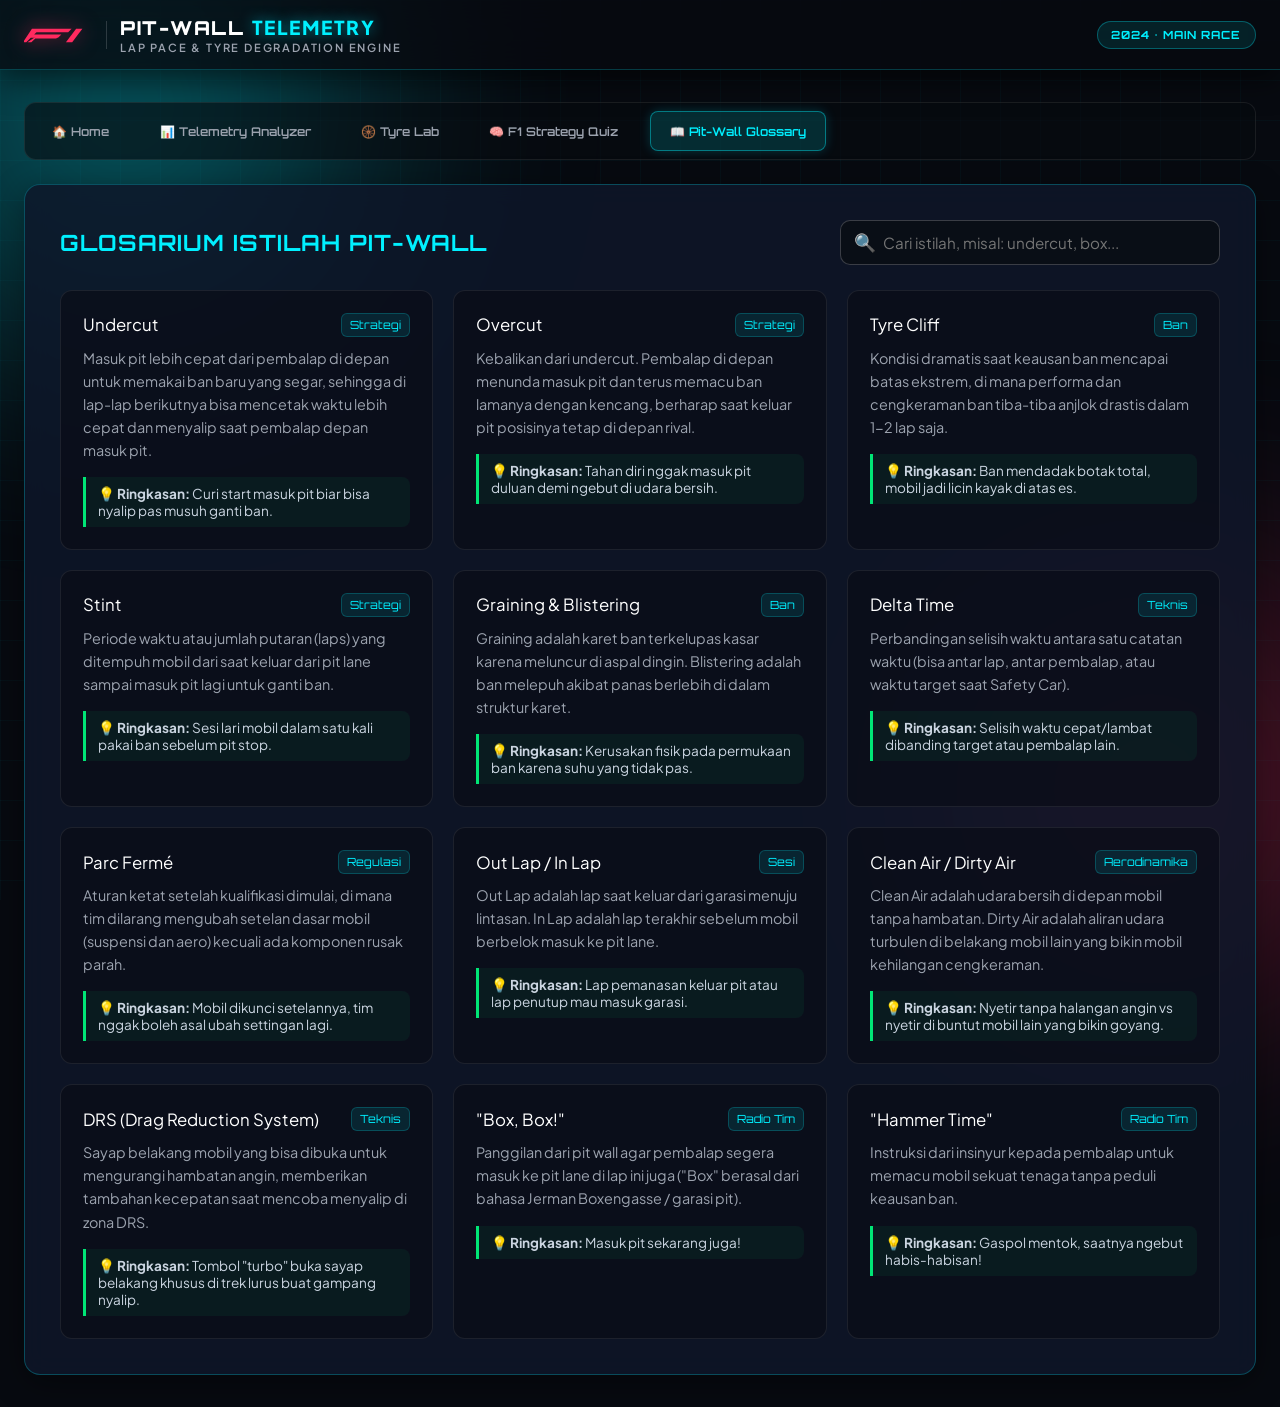
<file: frontend/glossary.html>
<!DOCTYPE html>
<html lang="id">
<head>
    <meta charset="UTF-8">
    <meta name="viewport" content="width=device-width, initial-scale=1.0">
    <title>Formula 1 Pit-Wall Telemetry Engine - Pit-Wall Glossary</title>
    <!-- Google Fonts -->
    <link rel="preconnect" href="https://fonts.googleapis.com">
    <link rel="preconnect" href="https://fonts.gstatic.com" crossorigin>
    <link href="https://fonts.googleapis.com/css2?family=Orbitron:wght@500;700;900&family=Plus+Jakarta+Sans:wght@400;500;600;700&display=swap" rel="stylesheet">
    <link rel="stylesheet" href="css/style.css">
</head>
<body>
    <div class="bg-orb orb-cyan"></div>
    <div class="bg-orb orb-red"></div>
    <div class="bg-grid"></div>

    <!-- Futuristic F1 Command App Bar -->
    <header class="app-bar">
        <div class="app-bar-inner">
            <div class="brand-area">
                <div class="f1-logo-mark" aria-label="F1 Logo">
                    <svg width="68" height="24" viewBox="0 0 120 30" fill="none" xmlns="http://www.w3.org/2000/svg">
                        <path d="M14 4H84L78 10H22L18 14H66L60 20H12L4 28H-2L14 4Z" fill="#ff2a5f"/>
                        <path d="M24 16H62L57 21H20L13 28H6L24 16Z" fill="#ff2a5f"/>
                        <path d="M92 4H103L85 28H74L92 4Z" fill="#ff2a5f"/>
                    </svg>
                </div>
                <div class="brand-divider"></div>
                <div class="brand-text">
                    <div class="brand-title">PIT-WALL <span class="accent-text">TELEMETRY</span></div>
                    <div class="brand-sub">LAP PACE & TYRE DEGRADATION ENGINE</div>
                </div>
            </div>
            <div class="status-cluster">
                <div class="season-pill" id="headerSessionBadge">2024 • MAIN RACE</div>
            </div>
        </div>
    </header>

    <main class="container">
        <!-- Tab Navigasi Menu Utama (Disamakan menggunakan .nav-tabs-bar & button) -->
        <div class="nav-tabs-bar">
            <button class="nav-tab-btn" onclick="window.location.href='index.html?tab=home'">🏠 Home</button>
            <button class="nav-tab-btn" onclick="window.location.href='index.html?tab=telemetry'">📊 Telemetry Analyzer</button>
            <button class="nav-tab-btn" onclick="window.location.href='index.html?tab=tyrelab'">🛞 Tyre Lab</button>
            <button class="nav-tab-btn" onclick="window.location.href='index.html?tab=quiz'">🧠 F1 Strategy Quiz</button>
            <button class="nav-tab-btn active" onclick="window.location.href='glossary.html'">📖 Pit-Wall Glossary</button>
        </div>

        <!-- GLOSSARY SECTION -->
        <section class="glass-panel glossary-card" style="background: rgba(15, 23, 42, 0.85); border: 1px solid rgba(0, 240, 255, 0.25); border-radius: 16px; padding: 35px; backdrop-filter: blur(12px); box-shadow: 0 8px 32px rgba(0, 0, 0, 0.4); display: flex; flex-direction: column; gap: 25px;">
            <div class="glossary-header" style="display: flex; justify-content: space-between; align-items: center; flex-wrap: wrap; gap: 20px;">
                <h2 style="font-family: 'Orbitron', sans-serif; font-size: 1.4rem; color: #00f0ff; letter-spacing: 1px;">GLOSARIUM ISTILAH PIT-WALL</h2>
                <div class="search-box" style="position: relative; width: 100%; max-width: 380px;">
                    <span class="search-icon" style="position: absolute; left: 14px; top: 50%; transform: translateY(-50%); color: #9ca3af; font-size: 1.1rem;">🔍</span>
                    <input type="text" id="glossarySearch" class="search-input" placeholder="Cari istilah, misal: undercut, box..." style="width: 100%; background: rgba(10, 14, 23, 0.95); border: 1px solid rgba(255, 255, 255, 0.2); color: #f3f4f6; padding: 12px 18px 12px 42px; border-radius: 10px; font-family: 'Plus Jakarta Sans', sans-serif; font-size: 0.95rem; outline: none;">
                </div>
            </div>

            <div class="glossary-grid" id="glossaryGrid" style="display: grid; grid-template-columns: repeat(auto-fill, minmax(320px, 1fr)); gap: 20px;">
                <!-- Item 1 -->
                <div class="term-item" data-keywords="undercut pit ban strategi" style="background: rgba(10, 14, 23, 0.7); border: 1px solid rgba(255, 255, 255, 0.08); border-radius: 12px; padding: 22px; display: flex; flex-direction: column; gap: 10px;">
                    <div class="term-title" style="font-family: 'Orbitron', sans-serif; font-size: 1.05rem; color: #fff; display: flex; justify-content: space-between; align-items: center;">
                        <span>Undercut</span>
                        <span class="term-category" style="font-size: 0.7rem; font-family: 'Orbitron', sans-serif; background: rgba(0, 240, 255, 0.1); color: #00f0ff; padding: 4px 8px; border-radius: 6px; border: 1px solid rgba(0, 240, 255, 0.2);">Strategi</span>
                    </div>
                    <div class="term-definition" style="font-size: 0.9rem; color: #9ca3af; line-height: 1.6;">Masuk pit lebih cepat dari pembalap di depan untuk memakai ban baru yang segar, sehingga di lap-lap berikutnya bisa mencetak waktu lebih cepat dan menyalip saat pembalap depan masuk pit.</div>
                    <div class="term-simple" style="background: rgba(0, 230, 118, 0.06); border-left: 3px solid #00e676; padding: 8px 12px; border-radius: 0 8px 8px 0; font-size: 0.85rem; color: #cbd5e1; margin-top: 5px;">💡 <strong>Ringkasan:</strong> Curi start masuk pit biar bisa nyalip pas musuh ganti ban.</div>
                </div>

                <!-- Item 2 -->
                <div class="term-item" data-keywords="overcut pit ban strategi" style="background: rgba(10, 14, 23, 0.7); border: 1px solid rgba(255, 255, 255, 0.08); border-radius: 12px; padding: 22px; display: flex; flex-direction: column; gap: 10px;">
                    <div class="term-title" style="font-family: 'Orbitron', sans-serif; font-size: 1.05rem; color: #fff; display: flex; justify-content: space-between; align-items: center;">
                        <span>Overcut</span>
                        <span class="term-category" style="font-size: 0.7rem; font-family: 'Orbitron', sans-serif; background: rgba(0, 240, 255, 0.1); color: #00f0ff; padding: 4px 8px; border-radius: 6px; border: 1px solid rgba(0, 240, 255, 0.2);">Strategi</span>
                    </div>
                    <div class="term-definition" style="font-size: 0.9rem; color: #9ca3af; line-height: 1.6;">Kebalikan dari undercut. Pembalap di depan menunda masuk pit dan terus memacu ban lamanya dengan kencang, berharap saat keluar pit posisinya tetap di depan rival.</div>
                    <div class="term-simple" style="background: rgba(0, 230, 118, 0.06); border-left: 3px solid #00e676; padding: 8px 12px; border-radius: 0 8px 8px 0; font-size: 0.85rem; color: #cbd5e1; margin-top: 5px;">💡 <strong>Ringkasan:</strong> Tahan diri nggak masuk pit duluan demi ngebut di udara bersih.</div>
                </div>

                <!-- Item 3 -->
                <div class="term-item" data-keywords="tyre cliff ban botak aus" style="background: rgba(10, 14, 23, 0.7); border: 1px solid rgba(255, 255, 255, 0.08); border-radius: 12px; padding: 22px; display: flex; flex-direction: column; gap: 10px;">
                    <div class="term-title" style="font-family: 'Orbitron', sans-serif; font-size: 1.05rem; color: #fff; display: flex; justify-content: space-between; align-items: center;">
                        <span>Tyre Cliff</span>
                        <span class="term-category" style="font-size: 0.7rem; font-family: 'Orbitron', sans-serif; background: rgba(0, 240, 255, 0.1); color: #00f0ff; padding: 4px 8px; border-radius: 6px; border: 1px solid rgba(0, 240, 255, 0.2);">Ban</span>
                    </div>
                    <div class="term-definition" style="font-size: 0.9rem; color: #9ca3af; line-height: 1.6;">Kondisi dramatis saat keausan ban mencapai batas ekstrem, di mana performa dan cengkeraman ban tiba-tiba anjlok drastis dalam 1-2 lap saja.</div>
                    <div class="term-simple" style="background: rgba(0, 230, 118, 0.06); border-left: 3px solid #00e676; padding: 8px 12px; border-radius: 0 8px 8px 0; font-size: 0.85rem; color: #cbd5e1; margin-top: 5px;">💡 <strong>Ringkasan:</strong> Ban mendadak botak total, mobil jadi licin kayak di atas es.</div>
                </div>

                <!-- Item 4 -->
                <div class="term-item" data-keywords="stint pit lap ban" style="background: rgba(10, 14, 23, 0.7); border: 1px solid rgba(255, 255, 255, 0.08); border-radius: 12px; padding: 22px; display: flex; flex-direction: column; gap: 10px;">
                    <div class="term-title" style="font-family: 'Orbitron', sans-serif; font-size: 1.05rem; color: #fff; display: flex; justify-content: space-between; align-items: center;">
                        <span>Stint</span>
                        <span class="term-category" style="font-size: 0.7rem; font-family: 'Orbitron', sans-serif; background: rgba(0, 240, 255, 0.1); color: #00f0ff; padding: 4px 8px; border-radius: 6px; border: 1px solid rgba(0, 240, 255, 0.2);">Strategi</span>
                    </div>
                    <div class="term-definition" style="font-size: 0.9rem; color: #9ca3af; line-height: 1.6;">Periode waktu atau jumlah putaran (laps) yang ditempuh mobil dari saat keluar dari pit lane sampai masuk pit lagi untuk ganti ban.</div>
                    <div class="term-simple" style="background: rgba(0, 230, 118, 0.06); border-left: 3px solid #00e676; padding: 8px 12px; border-radius: 0 8px 8px 0; font-size: 0.85rem; color: #cbd5e1; margin-top: 5px;">💡 <strong>Ringkasan:</strong> Sesi lari mobil dalam satu kali pakai ban sebelum pit stop.</div>
                </div>

                <!-- Item 5 -->
                <div class="term-item" data-keywords="graining blistering ban aus panas" style="background: rgba(10, 14, 23, 0.7); border: 1px solid rgba(255, 255, 255, 0.08); border-radius: 12px; padding: 22px; display: flex; flex-direction: column; gap: 10px;">
                    <div class="term-title" style="font-family: 'Orbitron', sans-serif; font-size: 1.05rem; color: #fff; display: flex; justify-content: space-between; align-items: center;">
                        <span>Graining & Blistering</span>
                        <span class="term-category" style="font-size: 0.7rem; font-family: 'Orbitron', sans-serif; background: rgba(0, 240, 255, 0.1); color: #00f0ff; padding: 4px 8px; border-radius: 6px; border: 1px solid rgba(0, 240, 255, 0.2);">Ban</span>
                    </div>
                    <div class="term-definition" style="font-size: 0.9rem; color: #9ca3af; line-height: 1.6;">Graining adalah karet ban terkelupas kasar karena meluncur di aspal dingin. Blistering adalah ban melepuh akibat panas berlebih di dalam struktur karet.</div>
                    <div class="term-simple" style="background: rgba(0, 230, 118, 0.06); border-left: 3px solid #00e676; padding: 8px 12px; border-radius: 0 8px 8px 0; font-size: 0.85rem; color: #cbd5e1; margin-top: 5px;">💡 <strong>Ringkasan:</strong> Kerusakan fisik pada permukaan ban karena suhu yang tidak pas.</div>
                </div>

                <!-- Item 6 -->
                <div class="term-item" data-keywords="delta time selisih waktu lap" style="background: rgba(10, 14, 23, 0.7); border: 1px solid rgba(255, 255, 255, 0.08); border-radius: 12px; padding: 22px; display: flex; flex-direction: column; gap: 10px;">
                    <div class="term-title" style="font-family: 'Orbitron', sans-serif; font-size: 1.05rem; color: #fff; display: flex; justify-content: space-between; align-items: center;">
                        <span>Delta Time</span>
                        <span class="term-category" style="font-size: 0.7rem; font-family: 'Orbitron', sans-serif; background: rgba(0, 240, 255, 0.1); color: #00f0ff; padding: 4px 8px; border-radius: 6px; border: 1px solid rgba(0, 240, 255, 0.2);">Teknis</span>
                    </div>
                    <div class="term-definition" style="font-size: 0.9rem; color: #9ca3af; line-height: 1.6;">Perbandingan selisih waktu antara satu catatan waktu (bisa antar lap, antar pembalap, atau waktu target saat Safety Car).</div>
                    <div class="term-simple" style="background: rgba(0, 230, 118, 0.06); border-left: 3px solid #00e676; padding: 8px 12px; border-radius: 0 8px 8px 0; font-size: 0.85rem; color: #cbd5e1; margin-top: 5px;">💡 <strong>Ringkasan:</strong> Selisih waktu cepat/lambat dibanding target atau pembalap lain.</div>
                </div>

                <!-- Item 7 -->
                <div class="term-item" data-keywords="parc ferme aturan regulasi mobil" style="background: rgba(10, 14, 23, 0.7); border: 1px solid rgba(255, 255, 255, 0.08); border-radius: 12px; padding: 22px; display: flex; flex-direction: column; gap: 10px;">
                    <div class="term-title" style="font-family: 'Orbitron', sans-serif; font-size: 1.05rem; color: #fff; display: flex; justify-content: space-between; align-items: center;">
                        <span>Parc Fermé</span>
                        <span class="term-category" style="font-size: 0.7rem; font-family: 'Orbitron', sans-serif; background: rgba(0, 240, 255, 0.1); color: #00f0ff; padding: 4px 8px; border-radius: 6px; border: 1px solid rgba(0, 240, 255, 0.2);">Regulasi</span>
                    </div>
                    <div class="term-definition" style="font-size: 0.9rem; color: #9ca3af; line-height: 1.6;">Aturan ketat setelah kualifikasi dimulai, di mana tim dilarang mengubah setelan dasar mobil (suspensi dan aero) kecuali ada komponen rusak parah.</div>
                    <div class="term-simple" style="background: rgba(0, 230, 118, 0.06); border-left: 3px solid #00e676; padding: 8px 12px; border-radius: 0 8px 8px 0; font-size: 0.85rem; color: #cbd5e1; margin-top: 5px;">💡 <strong>Ringkasan:</strong> Mobil dikunci setelannya, tim nggak boleh asal ubah settingan lagi.</div>
                </div>

                <!-- Item 8 -->
                <div class="term-item" data-keywords="out lap in lap pit lane" style="background: rgba(10, 14, 23, 0.7); border: 1px solid rgba(255, 255, 255, 0.08); border-radius: 12px; padding: 22px; display: flex; flex-direction: column; gap: 10px;">
                    <div class="term-title" style="font-family: 'Orbitron', sans-serif; font-size: 1.05rem; color: #fff; display: flex; justify-content: space-between; align-items: center;">
                        <span>Out Lap / In Lap</span>
                        <span class="term-category" style="font-size: 0.7rem; font-family: 'Orbitron', sans-serif; background: rgba(0, 240, 255, 0.1); color: #00f0ff; padding: 4px 8px; border-radius: 6px; border: 1px solid rgba(0, 240, 255, 0.2);">Sesi</span>
                    </div>
                    <div class="term-definition" style="font-size: 0.9rem; color: #9ca3af; line-height: 1.6;">Out Lap adalah lap saat keluar dari garasi menuju lintasan. In Lap adalah lap terakhir sebelum mobil berbelok masuk ke pit lane.</div>
                    <div class="term-simple" style="background: rgba(0, 230, 118, 0.06); border-left: 3px solid #00e676; padding: 8px 12px; border-radius: 0 8px 8px 0; font-size: 0.85rem; color: #cbd5e1; margin-top: 5px;">💡 <strong>Ringkasan:</strong> Lap pemanasan keluar pit atau lap penutup mau masuk garasi.</div>
                </div>

                <!-- Item 9 -->
                <div class="term-item" data-keywords="clean air dirty air turbulensi angin" style="background: rgba(10, 14, 23, 0.7); border: 1px solid rgba(255, 255, 255, 0.08); border-radius: 12px; padding: 22px; display: flex; flex-direction: column; gap: 10px;">
                    <div class="term-title" style="font-family: 'Orbitron', sans-serif; font-size: 1.05rem; color: #fff; display: flex; justify-content: space-between; align-items: center;">
                        <span>Clean Air / Dirty Air</span>
                        <span class="term-category" style="font-size: 0.7rem; font-family: 'Orbitron', sans-serif; background: rgba(0, 240, 255, 0.1); color: #00f0ff; padding: 4px 8px; border-radius: 6px; border: 1px solid rgba(0, 240, 255, 0.2);">Aerodinamika</span>
                    </div>
                    <div class="term-definition" style="font-size: 0.9rem; color: #9ca3af; line-height: 1.6;">Clean Air adalah udara bersih di depan mobil tanpa hambatan. Dirty Air adalah aliran udara turbulen di belakang mobil lain yang bikin mobil kehilangan cengkeraman.</div>
                    <div class="term-simple" style="background: rgba(0, 230, 118, 0.06); border-left: 3px solid #00e676; padding: 8px 12px; border-radius: 0 8px 8px 0; font-size: 0.85rem; color: #cbd5e1; margin-top: 5px;">💡 <strong>Ringkasan:</strong> Nyetir tanpa halangan angin vs nyetir di buntut mobil lain yang bikin goyang.</div>
                </div>

                <!-- Item 10 -->
                <div class="term-item" data-keywords="drs sayap salip lurus" style="background: rgba(10, 14, 23, 0.7); border: 1px solid rgba(255, 255, 255, 0.08); border-radius: 12px; padding: 22px; display: flex; flex-direction: column; gap: 10px;">
                    <div class="term-title" style="font-family: 'Orbitron', sans-serif; font-size: 1.05rem; color: #fff; display: flex; justify-content: space-between; align-items: center;">
                        <span>DRS (Drag Reduction System)</span>
                        <span class="term-category" style="font-size: 0.7rem; font-family: 'Orbitron', sans-serif; background: rgba(0, 240, 255, 0.1); color: #00f0ff; padding: 4px 8px; border-radius: 6px; border: 1px solid rgba(0, 240, 255, 0.2);">Teknis</span>
                    </div>
                    <div class="term-definition" style="font-size: 0.9rem; color: #9ca3af; line-height: 1.6;">Sayap belakang mobil yang bisa dibuka untuk mengurangi hambatan angin, memberikan tambahan kecepatan saat mencoba menyalip di zona DRS.</div>
                    <div class="term-simple" style="background: rgba(0, 230, 118, 0.06); border-left: 3px solid #00e676; padding: 8px 12px; border-radius: 0 8px 8px 0; font-size: 0.85rem; color: #cbd5e1; margin-top: 5px;">💡 <strong>Ringkasan:</strong> Tombol "turbo" buka sayap belakang khusus di trek lurus buat gampang nyalip.</div>
                </div>

                <!-- Item 11 -->
                <div class="term-item" data-keywords="box box radio pit" style="background: rgba(10, 14, 23, 0.7); border: 1px solid rgba(255, 255, 255, 0.08); border-radius: 12px; padding: 22px; display: flex; flex-direction: column; gap: 10px;">
                    <div class="term-title" style="font-family: 'Orbitron', sans-serif; font-size: 1.05rem; color: #fff; display: flex; justify-content: space-between; align-items: center;">
                        <span>"Box, Box!"</span>
                        <span class="term-category" style="font-size: 0.7rem; font-family: 'Orbitron', sans-serif; background: rgba(0, 240, 255, 0.1); color: #00f0ff; padding: 4px 8px; border-radius: 6px; border: 1px solid rgba(0, 240, 255, 0.2);">Radio Tim</span>
                    </div>
                    <div class="term-definition" style="font-size: 0.9rem; color: #9ca3af; line-height: 1.6;">Panggilan dari pit wall agar pembalap segera masuk ke pit lane di lap ini juga ("Box" berasal dari bahasa Jerman Boxengasse / garasi pit).</div>
                    <div class="term-simple" style="background: rgba(0, 230, 118, 0.06); border-left: 3px solid #00e676; padding: 8px 12px; border-radius: 0 8px 8px 0; font-size: 0.85rem; color: #cbd5e1; margin-top: 5px;">💡 <strong>Ringkasan:</strong> Masuk pit sekarang juga!</div>
                </div>

                <!-- Item 12 -->
                <div class="term-item" data-keywords="hammer time radio push" style="background: rgba(10, 14, 23, 0.7); border: 1px solid rgba(255, 255, 255, 0.08); border-radius: 12px; padding: 22px; display: flex; flex-direction: column; gap: 10px;">
                    <div class="term-title" style="font-family: 'Orbitron', sans-serif; font-size: 1.05rem; color: #fff; display: flex; justify-content: space-between; align-items: center;">
                        <span>"Hammer Time"</span>
                        <span class="term-category" style="font-size: 0.7rem; font-family: 'Orbitron', sans-serif; background: rgba(0, 240, 255, 0.1); color: #00f0ff; padding: 4px 8px; border-radius: 6px; border: 1px solid rgba(0, 240, 255, 0.2);">Radio Tim</span>
                    </div>
                    <div class="term-definition" style="font-size: 0.9rem; color: #9ca3af; line-height: 1.6;">Instruksi dari insinyur kepada pembalap untuk memacu mobil sekuat tenaga tanpa peduli keausan ban.</div>
                    <div class="term-simple" style="background: rgba(0, 230, 118, 0.06); border-left: 3px solid #00e676; padding: 8px 12px; border-radius: 0 8px 8px 0; font-size: 0.85rem; color: #cbd5e1; margin-top: 5px;">💡 <strong>Ringkasan:</strong> Gaspol mentok, saatnya ngebut habis-habisan!</div>
                </div>
            </div>

            <div id="noResults" class="no-results" style="grid-column: 1 / -1; text-align: center; padding: 40px; color: #9ca3af; font-family: 'Orbitron', sans-serif; display: none;">
                ❌ Tidak ada istilah yang cocok dengan pencarianmu.
            </div>
        </section>
    </div>

    <!-- Live Search JavaScript -->
    <!-- Live Search JavaScript dengan Toleransi Kata -->
    <script>
        const searchInput = document.getElementById('glossarySearch');
        const termItems = document.querySelectorAll('.term-item');
        const noResults = document.getElementById('noResults');

        searchInput.addEventListener('input', (e) => {
            const query = e.target.value.toLowerCase().trim();
            const searchWords = query.split(/\s+/); // Pecah kata jika mengetik lebih dari satu kata
            let visibleCount = 0;

            termItems.forEach(item => {
                const title = item.querySelector('.term-title span').textContent.toLowerCase();
                const definition = item.querySelector('.term-definition').textContent.toLowerCase();
                const simple = item.querySelector('.term-simple').textContent.toLowerCase();
                const keywords = item.getAttribute('data-keywords') || '';
                
                const fullText = `${title} ${definition} ${simple} ${keywords}`;

                // Cek apakah semua kata yang diketik ada di dalam teks kartu
                const isMatch = searchWords.every(word => fullText.includes(word));

                if (query === '' || isMatch) {
                    item.style.display = 'flex';
                    visibleCount++;
                } else {
                    item.style.display = 'none';
                }
            });

            if (visibleCount === 0) {
                noResults.style.display = 'block';
            } else {
                noResults.style.display = 'none';
            }
        });
    </script>
</body>
</html>
</file>
<file: frontend/css/style.css>
:root {
    --bg-dark: #070a10;
    --glass-bg: rgba(17, 24, 39, 0.55);
    --glass-border: rgba(255, 255, 255, 0.1);
    --glass-highlight: rgba(255, 255, 255, 0.05);
    --neon-cyan: #00f0ff;
    --neon-red: #ff2a5f;
    --text-main: #f3f4f6;
    --text-muted: #9ca3af;
}

* {
    box-sizing: border-box;
    margin: 0;
    padding: 0;
    font-family: 'Plus Jakarta Sans', sans-serif;
}

body {
    background-color: var(--bg-dark);
    color: var(--text-main);
    min-height: 100vh;
    position: relative;
    overflow-x: hidden;
}

/* Futuristic Background Grid & Ambient Orbs */
.bg-grid {
    position: fixed;
    inset: 0;
    background-image: 
        linear-gradient(rgba(0, 240, 255, 0.03) 1px, transparent 1px),
        linear-gradient(90deg, rgba(0, 240, 255, 0.03) 1px, transparent 1px);
    background-size: 40px 40px;
    z-index: -2;
    pointer-events: none;
}

.bg-orb {
    position: fixed;
    border-radius: 50%;
    filter: blur(130px);
    z-index: -1;
    opacity: 0.35;
    pointer-events: none;
}

.orb-cyan {
    width: 450px;
    height: 450px;
    background: var(--neon-cyan);
    top: -120px;
    left: -100px;
}

.orb-red {
    width: 420px;
    height: 420px;
    background: var(--neon-red);
    bottom: -100px;
    right: -80px;
}

/* Header Glass */
/* Futuristic Pit-Wall App Bar */
.app-bar {
    position: sticky;
    top: 0;
    z-index: 200;
    background: rgba(7, 10, 16, 0.78);
    backdrop-filter: blur(22px);
    -webkit-backdrop-filter: blur(22px);
    border-bottom: 1px solid rgba(0, 240, 255, 0.22);
    box-shadow: 0 8px 32px rgba(0, 0, 0, 0.6);
}

.f1-logo-mark {
    display: flex;
    align-items: center;
    filter: drop-shadow(0 0 10px rgba(255, 42, 95, 0.55));
}

.brand-divider {
    width: 1px;
    height: 28px;
    background: rgba(255, 255, 255, 0.16);
}

.api-link-btn {
    text-decoration: none;
    display: inline-flex;
    align-items: center;
    background: rgba(255, 255, 255, 0.06);
    border: 1px solid rgba(255, 255, 255, 0.18);
    color: #e5e7eb;
    font-family: 'Orbitron', sans-serif;
    font-size: 0.68rem;
    font-weight: 700;
    letter-spacing: 1px;
    padding: 0.42rem 0.85rem;
    border-radius: 20px;
    transition: all 0.2s ease;
}

.api-link-btn:hover {
    background: rgba(0, 240, 255, 0.15);
    border-color: var(--neon-cyan);
    color: var(--neon-cyan);
    box-shadow: 0 0 14px rgba(0, 240, 255, 0.3);
}

.app-bar-inner {
    max-width: 1320px;
    margin: 0 auto;
    padding: 0.95rem 1.5rem;
    display: flex;
    justify-content: space-between;
    align-items: center;
    flex-wrap: wrap;
    gap: 1rem;
}

.brand-area {
    display: flex;
    align-items: center;
    gap: 0.85rem;
}

.brand-logo {
    display: flex;
    align-items: center;
    justify-content: center;
    filter: drop-shadow(0 0 8px rgba(0, 240, 255, 0.4));
}

.brand-title {
    font-family: 'Orbitron', sans-serif;
    font-size: 1.2rem;
    font-weight: 900;
    letter-spacing: 1.5px;
    color: #ffffff;
}

.accent-text {
    color: var(--neon-cyan);
    text-shadow: 0 0 14px rgba(0, 240, 255, 0.55);
}

.brand-sub {
    font-size: 0.7rem;
    letter-spacing: 1.8px;
    color: var(--text-muted);
    font-weight: 600;
}

.status-cluster {
    display: flex;
    align-items: center;
    gap: 0.75rem;
}

.status-pill {
    display: flex;
    align-items: center;
    gap: 0.45rem;
    background: rgba(0, 230, 118, 0.1);
    border: 1px solid rgba(0, 230, 118, 0.35);
    color: #00e676;
    font-family: 'Orbitron', sans-serif;
    font-size: 0.68rem;
    font-weight: 700;
    letter-spacing: 1px;
    padding: 0.38rem 0.8rem;
    border-radius: 20px;
}

.pulse-dot {
    width: 7px;
    height: 7px;
    border-radius: 50%;
    background-color: #00e676;
    box-shadow: 0 0 8px #00e676;
    animation: pulseGlow 1.5s infinite;
}

@keyframes pulseGlow {
    0%, 100% { opacity: 1; transform: scale(1); }
    50% { opacity: 0.4; transform: scale(0.8); }
}

.season-pill {
    background: rgba(0, 240, 255, 0.1);
    border: 1px solid rgba(0, 240, 255, 0.3);
    color: var(--neon-cyan);
    font-family: 'Orbitron', sans-serif;
    font-size: 0.7rem;
    font-weight: 700;
    letter-spacing: 1px;
    padding: 0.38rem 0.85rem;
    border-radius: 20px;
}

.container {
    max-width: 1320px;
    margin: 2rem auto;
    padding: 0 1.5rem;
}

/* Glass Panel Core */
.glass-panel {
    background: var(--glass-bg);
    backdrop-filter: blur(18px);
    -webkit-backdrop-filter: blur(18px);
    border: 1px solid var(--glass-border);
    box-shadow: 0 8px 32px rgba(0, 0, 0, 0.45), inset 0 1px 0 var(--glass-highlight);
    border-radius: 16px;
    padding: 1.5rem;
    margin-bottom: 1.8rem;
}

/* Control Panel Grid */
.control-panel {
    display: grid;
    grid-template-columns: repeat(auto-fit, minmax(175px, 1fr));
    gap: 1rem;
    align-items: end;
}

.form-group {
    display: flex;
    flex-direction: column;
    gap: 0.45rem;
}

label {
    font-family: 'Orbitron', sans-serif;
    font-size: 0.72rem;
    letter-spacing: 1px;
    color: var(--neon-cyan);
    font-weight: 700;
}

select {
    padding: 0.72rem 0.9rem;
    border-radius: 10px;
    border: 1px solid rgba(255, 255, 255, 0.14);
    background-color: rgba(11, 15, 25, 0.85);
    color: #ffffff;
    font-size: 0.9rem;
    outline: none;
    transition: border-color 0.2s, box-shadow 0.2s;
    cursor: pointer;
}

select:focus:not(:disabled) {
    border-color: var(--neon-cyan);
    box-shadow: 0 0 12px rgba(0, 240, 255, 0.25);
}

select:disabled {
    opacity: 0.5;
    cursor: not-allowed;
}

.glow-btn {
    padding: 0.75rem 1.2rem;
    border-radius: 10px;
    border: none;
    background: linear-gradient(135deg, #00f0ff 0%, #0099ff 100%);
    color: #05080f;
    font-family: 'Orbitron', sans-serif;
    font-weight: 800;
    font-size: 0.82rem;
    letter-spacing: 0.8px;
    cursor: pointer;
    box-shadow: 0 0 20px rgba(0, 240, 255, 0.35);
    transition: transform 0.15s, box-shadow 0.2s;
}

.glow-btn:hover:not(:disabled) {
    transform: translateY(-2px);
    box-shadow: 0 0 28px rgba(0, 240, 255, 0.65);
}

.glow-btn:disabled {
    background: rgba(255, 255, 255, 0.1);
    color: var(--text-muted);
    box-shadow: none;
    cursor: not-allowed;
}

.hidden {
    display: none !important;
}

/* Card Headers & Tables */
.card-header {
    display: flex;
    justify-content: space-between;
    align-items: center;
    flex-wrap: wrap;
    gap: 0.5rem;
    margin-bottom: 1.2rem;
    padding-bottom: 0.8rem;
    border-bottom: 1px solid var(--glass-border);
}

.card-header h2 {
    font-family: 'Orbitron', sans-serif;
    font-size: 1.05rem;
    letter-spacing: 1px;
}

.unit-tag {
    color: var(--neon-cyan);
    font-size: 0.85rem;
}

.filter-info {
    font-size: 0.78rem;
    color: var(--text-muted);
    background: rgba(255, 255, 255, 0.05);
    padding: 0.25rem 0.7rem;
    border-radius: 6px;
}

/* Layout Hasil Analisis: Grafik Kiri (62%) + Detail Driver Kanan (38%) */
.results-layout {
    display: grid;
    grid-template-columns: 1.65fr 1fr;
    gap: 1.5rem;
    align-items: start;
}

.chart-card {
    margin-bottom: 0;
    height: 100%;
    display: flex;
    flex-direction: column;
}

.chart-wrapper {
    position: relative;
    width: 100%;
    flex: 1;
    min-height: 460px;
}

.drivers-sidebar {
    display: flex;
    flex-direction: column;
    gap: 1.2rem;
}

.driver-detail-card {
    margin-bottom: 0;
    padding: 1.2rem;
}

.driver-card-top {
    display: flex;
    align-items: center;
    gap: 0.85rem;
    padding-left: 0.8rem;
    margin-bottom: 0.9rem;
}

.res-avatar {
    width: 48px;
    height: 48px;
    border-radius: 50%;
    object-fit: cover;
    object-position: top;
    background: rgba(11, 15, 25, 0.9);
    flex-shrink: 0;
}

.cyan-border { border-left: 4px solid var(--neon-cyan); }
.red-border { border-left: 4px solid var(--neon-red); }

.driver-tag {
    font-family: 'Orbitron', sans-serif;
    font-size: 0.65rem;
    letter-spacing: 1.2px;
    font-weight: 700;
    display: block;
}

.cyan-tag { color: var(--neon-cyan); }
.red-tag { color: var(--neon-red); }

.driver-card-top h3 {
    font-family: 'Orbitron', sans-serif;
    font-size: 0.98rem;
    color: #ffffff;
    margin: 0.1rem 0;
}

.res-team-name {
    font-size: 0.78rem;
    color: var(--text-muted);
    font-weight: 600;
}

@media (max-width: 1080px) {
    .results-layout {
        grid-template-columns: 1fr;
    }
    .chart-wrapper {
        min-height: 360px;
    }
}

.driver-card-header {
    padding-left: 0.9rem;
    margin-bottom: 1rem;
}

.cyan-border { border-left: 4px solid var(--neon-cyan); }
.red-border { border-left: 4px solid var(--neon-red); }

.driver-tag {
    font-family: 'Orbitron', sans-serif;
    font-size: 0.68rem;
    letter-spacing: 1.2px;
    font-weight: 700;
}

.cyan-tag { color: var(--neon-cyan); }
.red-tag { color: var(--neon-red); }

.driver-card-header h3 {
    font-size: 1.1rem;
    margin-top: 0.15rem;
}

.table-responsive {
    overflow-x: auto;
}

table {
    width: 100%;
    border-collapse: collapse;
    font-size: 0.88rem;
}

th {
    font-family: 'Orbitron', sans-serif;
    font-size: 0.72rem;
    letter-spacing: 0.8px;
    color: var(--text-muted);
    padding: 0.75rem 0.6rem;
    text-align: left;
    border-bottom: 1px solid rgba(255, 255, 255, 0.12);
}

td {
    padding: 0.8rem 0.6rem;
    border-bottom: 1px solid rgba(255, 255, 255, 0.06);
}

tr:hover td {
    background-color: rgba(255, 255, 255, 0.03);
}

.badge {
    padding: 0.25rem 0.55rem;
    border-radius: 6px;
    font-family: 'Orbitron', sans-serif;
    font-size: 0.7rem;
    font-weight: 700;
    color: #000;
}

.badge-SOFT { background-color: #ff2a5f; color: #fff; box-shadow: 0 0 10px rgba(255, 42, 95, 0.4); }
.badge-MEDIUM { background-color: #ffd000; box-shadow: 0 0 10px rgba(255, 208, 0, 0.35); }
.badge-HARD { background-color: #f3f4f6; }
.badge-INTERMEDIATE { background-color: #00e676; color: #05080f; }
.badge-WET { background-color: #0099ff; color: #fff; }

/* Animasi F1 Race Start Loader */
.race-loader {
    padding: 2.2rem 1.5rem;
    text-align: center;
    overflow: hidden;
}

.gantry-lights {
    display: inline-flex;
    gap: 16px;
    background: rgba(7, 10, 16, 0.85);
    padding: 12px 24px;
    border-radius: 12px;
    border: 1px solid rgba(255, 255, 255, 0.15);
    margin-bottom: 1.8rem;
}

.light-pod {
    width: 28px;
    height: 28px;
    background-color: #161b26;
    border-radius: 50%;
    display: flex;
    align-items: center;
    justify-content: center;
}

.bulb {
    width: 22px;
    height: 22px;
    border-radius: 50%;
    background-color: #262e3d;
    transition: background-color 0.15s, box-shadow 0.15s;
}

.bulb.red-on {
    background-color: #ff2a2a;
    box-shadow: 0 0 16px #ff2a2a, 0 0 32px rgba(255, 42, 42, 0.7);
}

.bulb.green-on {
    background-color: #00e676;
    box-shadow: 0 0 16px #00e676, 0 0 32px rgba(0, 230, 118, 0.8);
}

.race-track {
    position: relative;
    height: 66px;
    background: rgba(7, 10, 16, 0.65);
    border-top: 1px dashed rgba(0, 240, 255, 0.3);
    border-bottom: 1px dashed rgba(0, 240, 255, 0.3);
    display: flex;
    align-items: center;
    margin-bottom: 1.1rem;
    border-radius: 8px;
}

.start-line {
    position: absolute;
    left: 130px;
    height: 100%;
    width: 6px;
    background: repeating-linear-gradient(0deg, #ffffff, #ffffff 8px, transparent 8px, transparent 16px);
    opacity: 0.7;
}

.f1-car {
    position: absolute;
    left: 30px;
    transition: transform 0.65s cubic-bezier(0.55, 0.055, 0.675, 0.19);
}

@keyframes engineRev {
    0% { transform: translate(0, 0); }
    25% { transform: translate(1px, -1px); }
    50% { transform: translate(-1px, 1px); }
    75% { transform: translate(1px, 1px); }
    100% { transform: translate(0, 0); }
}

.f1-car.revving { animation: engineRev 0.08s infinite; }
.f1-car.launch { animation: none; transform: translateX(1350px); }

.loading-status {
    font-family: 'Orbitron', sans-serif;
    color: var(--neon-cyan);
    font-weight: 700;
    font-size: 0.85rem;
    letter-spacing: 0.8px;
}

/* =========================================
   CUSTOM FUTURISTIC GLASS DROPDOWN
   ========================================= */
.custom-select-wrapper {
    position: relative;
    width: 100%;
    user-select: none;
}

/* Sembunyikan select bawaan browser tapi tetap aktif di belakang layar */
.custom-select-wrapper select {
    display: none;
}

.custom-select-trigger {
    position: relative;
    display: flex;
    align-items: center;
    justify-content: space-between;
    gap: 0.6rem;
    padding: 0.72rem 0.95rem;
    background: linear-gradient(145deg, rgba(13, 19, 31, 0.85), rgba(20, 29, 46, 0.75));
    backdrop-filter: blur(12px);
    -webkit-backdrop-filter: blur(12px);
    border: 1px solid rgba(0, 240, 255, 0.22);
    border-radius: 10px;
    color: #ffffff;
    font-size: 0.88rem;
    font-weight: 500;
    cursor: pointer;
    transition: all 0.25s ease;
    box-shadow: inset 0 1px 0 rgba(255, 255, 255, 0.08);
}

.custom-select-trigger span {
    white-space: nowrap;
    overflow: hidden;
    text-overflow: ellipsis;
}

.custom-select-trigger::after {
    content: "";
    width: 10px;
    height: 10px;
    flex-shrink: 0;
    border-right: 2px solid var(--neon-cyan);
    border-bottom: 2px solid var(--neon-cyan);
    transform: rotate(45deg) translateY(-2px);
    transition: transform 0.25s ease;
}

.custom-select-wrapper.open .custom-select-trigger {
    border-color: var(--neon-cyan);
    box-shadow: 0 0 16px rgba(0, 240, 255, 0.3), inset 0 0 8px rgba(0, 240, 255, 0.1);
}

.custom-select-wrapper.open .custom-select-trigger::after {
    transform: rotate(-135deg) translateY(-2px);
}

.custom-select-wrapper.disabled .custom-select-trigger {
    opacity: 0.45;
    border-color: rgba(255, 255, 255, 0.1);
    cursor: not-allowed;
    pointer-events: none;
}

/* Panel Pilihan Melayang (Glassmorphic Menu) */
.custom-options {
    position: absolute;
    top: calc(100% + 8px);
    left: 0;
    right: 0;
    min-width: 230px;
    max-height: 270px;
    overflow-y: auto;
    background: rgba(10, 15, 26, 0.92);
    backdrop-filter: blur(22px);
    -webkit-backdrop-filter: blur(22px);
    border: 1px solid rgba(0, 240, 255, 0.35);
    border-radius: 12px;
    box-shadow: 0 14px 36px rgba(0, 0, 0, 0.75), 0 0 20px rgba(0, 240, 255, 0.15);
    z-index: 999;
    opacity: 0;
    visibility: hidden;
    transform: translateY(-8px);
    transition: all 0.2s cubic-bezier(0.16, 1, 0.3, 1);
}

.custom-select-wrapper.open .custom-options {
    opacity: 1;
    visibility: visible;
    transform: translateY(0);
}

/* Custom Scrollbar Futuristic */
.custom-options::-webkit-scrollbar {
    width: 6px;
}
.custom-options::-webkit-scrollbar-track {
    background: rgba(255, 255, 255, 0.03);
    border-radius: 8px;
}
.custom-options::-webkit-scrollbar-thumb {
    background: rgba(0, 240, 255, 0.35);
    border-radius: 8px;
}
.custom-options::-webkit-scrollbar-thumb:hover {
    background: var(--neon-cyan);
}

.custom-option {
    padding: 0.7rem 0.95rem;
    font-size: 0.86rem;
    color: #d1d5db;
    border-bottom: 1px solid rgba(255, 255, 255, 0.04);
    cursor: pointer;
    transition: all 0.15s ease;
    display: flex;
    align-items: center;
    gap: 8px;
}

.custom-option:last-child {
    border-bottom: none;
}

.custom-option:hover {
    background: linear-gradient(90deg, rgba(0, 240, 255, 0.18), transparent);
    color: #ffffff;
    padding-left: 1.2rem;
}

.custom-option.selected {
    background: rgba(0, 240, 255, 0.14);
    color: var(--neon-cyan);
    font-weight: 700;
    border-left: 3px solid var(--neon-cyan);
}

/* Pastikan control-panel berada di atas grafik agar dropdown tidak terpotong */
.control-panel {
    position: relative;
    z-index: 50;
}

/* =========================================
   THUMBNAIL DI CUSTOM DROPDOWN & MATCHUP PREVIEW
   ========================================= */
.trigger-content {
    display: flex;
    align-items: center;
    gap: 0.55rem;
    overflow: hidden;
}

.opt-thumb-driver {
    width: 26px;
    height: 26px;
    border-radius: 50%;
    object-fit: cover;
    object-position: top;
    background: rgba(255, 255, 255, 0.08);
    border: 1px solid rgba(0, 240, 255, 0.4);
    flex-shrink: 0;
}

.opt-thumb-circuit {
    width: 34px;
    height: 22px;
    object-fit: contain;
    filter: brightness(0) invert(1) drop-shadow(0 0 3px rgba(0, 240, 255, 0.6));
    flex-shrink: 0;
}

/* Pre-Analysis Matchup Preview Stage */
.matchup-stage {
    display: grid;
    grid-template-columns: 1fr auto 1fr;
    align-items: center;
    gap: 1.5rem;
    padding: 1.4rem 2rem;
    background: linear-gradient(90deg, rgba(0, 240, 255, 0.06) 0%, rgba(17, 24, 39, 0.65) 50%, rgba(255, 42, 95, 0.06) 100%);
    border: 1px solid rgba(0, 240, 255, 0.22);
}

.matchup-driver {
    display: flex;
    align-items: center;
    gap: 1.1rem;
}

.right-driver {
    justify-content: flex-end;
}

.right-align {
    text-align: right;
}

.avatar-ring {
    width: 76px;
    height: 76px;
    border-radius: 50%;
    padding: 3px;
    background: rgba(11, 15, 25, 0.9);
    flex-shrink: 0;
    overflow: hidden;
}

.cyan-ring {
    border: 2px solid var(--neon-cyan);
    box-shadow: 0 0 18px rgba(0, 240, 255, 0.35);
}

.red-ring {
    border: 2px solid var(--neon-red);
    box-shadow: 0 0 18px rgba(255, 42, 95, 0.35);
}

.avatar-ring img {
    width: 100%;
    height: 100%;
    border-radius: 50%;
    object-fit: cover;
    object-position: top;
}

.driver-num {
    font-family: 'Orbitron', sans-serif;
    font-size: 0.85rem;
    font-weight: 900;
    color: var(--neon-cyan);
}

.red-num {
    color: var(--neon-red);
}

.driver-meta h3 {
    font-family: 'Orbitron', sans-serif;
    font-size: 1.05rem;
    letter-spacing: 0.5px;
    color: #ffffff;
    margin: 0.1rem 0;
}

.driver-meta p {
    font-size: 0.82rem;
    color: var(--text-muted);
    font-weight: 600;
}

.matchup-circuit {
    display: flex;
    flex-direction: column;
    align-items: center;
    text-align: center;
    padding: 0 1.5rem;
    border-left: 1px solid rgba(255, 255, 255, 0.08);
    border-right: 1px solid rgba(255, 255, 255, 0.08);
}

.vs-badge {
    font-family: 'Orbitron', sans-serif;
    font-size: 0.65rem;
    letter-spacing: 1.5px;
    color: var(--neon-cyan);
    background: rgba(0, 240, 255, 0.1);
    padding: 0.2rem 0.65rem;
    border-radius: 12px;
    margin-bottom: 0.5rem;
}

.circuit-frame {
    width: 130px;
    height: 75px;
    display: flex;
    align-items: center;
    justify-content: center;
}

.circuit-frame img {
    max-width: 100%;
    max-height: 100%;
    object-fit: contain;
    filter: brightness(0) invert(1) drop-shadow(0 0 8px rgba(0, 240, 255, 0.55));
}

.circuit-title {
    font-family: 'Orbitron', sans-serif;
    font-size: 0.8rem;
    font-weight: 700;
    color: #e5e7eb;
    margin-top: 0.35rem;
}

@media (max-width: 820px) {
    .matchup-stage {
        grid-template-columns: 1fr;
        text-align: center;
    }
    .matchup-driver, .right-driver {
        justify-content: center;
    }
    .right-align {
        text-align: left;
    }
    .matchup-circuit {
        border: none;
        border-top: 1px solid rgba(255, 255, 255, 0.08);
        border-bottom: 1px solid rgba(255, 255, 255, 0.08);
        padding: 1rem 0;
    }
}

/* =========================================
   BEGINNER-FRIENDLY INSIGHT & TOOLTIPS
   ========================================= */
.insight-banner {
    display: flex;
    align-items: center;
    gap: 1.1rem;
    padding: 1.15rem 1.5rem;
    margin-bottom: 1.5rem;
    background: linear-gradient(90deg, rgba(0, 240, 255, 0.12) 0%, rgba(17, 24, 39, 0.7) 100%);
    border-left: 4px solid var(--neon-cyan);
}

.insight-icon {
    font-size: 1.6rem;
    background: rgba(0, 240, 255, 0.14);
    width: 44px;
    height: 44px;
    border-radius: 12px;
    display: flex;
    align-items: center;
    justify-content: center;
    flex-shrink: 0;
}

.insight-label {
    font-family: 'Orbitron', sans-serif;
    font-size: 0.7rem;
    letter-spacing: 1.2px;
    color: var(--neon-cyan);
    font-weight: 700;
    margin-bottom: 0.25rem;
}

.insight-content p {
    font-size: 0.92rem;
    line-height: 1.55;
    color: #f3f4f6;
}

.beginner-guide-bar {
    margin-top: 1.2rem;
    padding-top: 0.95rem;
    border-top: 1px solid rgba(255, 255, 255, 0.08);
    display: flex;
    flex-direction: column;
    gap: 0.65rem;
    font-size: 0.8rem;
    color: var(--text-muted);
}

.guide-item b {
    color: #e5e7eb;
}

.tyre-legend {
    display: flex;
    flex-wrap: wrap;
    gap: 1rem;
    font-size: 0.76rem;
}

.tyre-legend span {
    display: inline-flex;
    align-items: center;
    gap: 0.4rem;
}

.dot-soft, .dot-medium, .dot-hard, .dot-intermediate, .dot-wet {
    width: 10px;
    height: 10px;
    border-radius: 50%;
    display: inline-block;
}
.dot-soft { background-color: #ff2a5f; box-shadow: 0 0 6px #ff2a5f; }
.dot-medium { background-color: #ffd000; box-shadow: 0 0 6px #ffd000; }
.dot-hard { background-color: #f3f4f6; }
.dot-intermediate { background-color: #00e676; box-shadow: 0 0 6px #00e676; }
.dot-wet { background-color: #2979ff; box-shadow: 0 0 6px #2979ff; }

/* =========================================
   FIX TOOLTIP & CUSTOM SCROLLBAR TABEL
   ========================================= */
.table-responsive {
    width: 100%;
    overflow-x: auto;
    padding-bottom: 4px;
}

/* Custom Scrollbar Gelap Neon agar Selaras dengan Tema */
::-webkit-scrollbar {
    width: 6px;
    height: 6px;
}

::-webkit-scrollbar-track {
    background: rgba(7, 10, 16, 0.75);
    border-radius: 10px;
}

::-webkit-scrollbar-thumb {
    background: rgba(0, 240, 255, 0.35);
    border-radius: 10px;
}

::-webkit-scrollbar-thumb:hover {
    background: var(--neon-cyan);
    box-shadow: 0 0 8px rgba(0, 240, 255, 0.6);
}

/* Rapikan ukuran kolom tabel agar muat tanpa scroll berlebih */
.driver-detail-card table {
    font-size: 0.8rem;
}

.driver-detail-card th {
    font-size: 0.65rem;
    padding: 0.6rem 0.35rem;
    white-space: nowrap;
}

.driver-detail-card td {
    padding: 0.65rem 0.35rem;
    white-space: nowrap;
}

/* Tooltip muncul ke BAWAH agar tidak tertutup nama driver */
.help-tip {
    position: relative;
    cursor: help;
    border-bottom: 1px dashed rgba(0, 240, 255, 0.55);
    padding-bottom: 1px;
    display: inline-block;
}

.help-tip::after {
    content: attr(data-tip);
    position: absolute;
    bottom: auto;
    top: 140%;
    left: 0;
    transform: translateY(-4px);
    width: 195px;
    padding: 0.6rem 0.75rem;
    background: rgba(7, 10, 16, 0.96);
    backdrop-filter: blur(12px);
    border: 1px solid var(--neon-cyan);
    border-radius: 8px;
    color: #f3f4f6;
    font-family: 'Plus Jakarta Sans', sans-serif;
    font-size: 0.74rem;
    font-weight: 500;
    line-height: 1.4;
    white-space: normal;
    text-transform: none;
    letter-spacing: 0;
    box-shadow: 0 10px 28px rgba(0, 0, 0, 0.85), 0 0 12px rgba(0, 240, 255, 0.25);
    opacity: 0;
    visibility: hidden;
    pointer-events: none;
    transition: opacity 0.18s ease, transform 0.18s ease;
    z-index: 999;
}

/* Kolom paling kanan (BEST & DEG/LAP) rata kanan agar tidak terpotong tepi layar */
th:nth-last-child(-n+2) .help-tip::after {
    left: auto;
    right: 0;
}

.help-tip:hover::after,
.help-tip:focus::after,
.help-tip:active::after {
    opacity: 1;
    visibility: visible;
    transform: translateY(0);
}

/* =========================================
   RESPONSIF MOBILE FIX (TAMPILAN HP)
   ========================================= */
@media (max-width: 768px) {
    .app-bar-inner {
        padding: 0.75rem 1rem;
        flex-direction: column;
        align-items: flex-start;
        gap: 0.6rem;
    }

    .status-cluster {
        width: 100%;
        justify-content: space-between;
    }

    .brand-title {
        font-size: 1rem;
    }

    .container {
        padding: 0.75rem;
    }

    .control-panel {
        padding: 1rem;
        gap: 0.8rem;
    }

    /* Pastikan layout hasil analisis menjadi 1 kolom di HP */
    .results-layout {
        grid-template-columns: 1fr;
        gap: 1rem;
    }

    .chart-wrapper {
        min-height: 300px;
    }

    .matchup-stage {
        grid-template-columns: 1fr;
        padding: 1rem;
        gap: 1rem;
    }

    .matchup-circuit {
        border: none;
        border-top: 1px solid rgba(255, 255, 255, 0.08);
        border-bottom: 1px solid rgba(255, 255, 255, 0.08);
        padding: 0.75rem 0;
    }
}

/* =========================================
   CUSTOM F1 PIT-WALL NOTIFICATION TOAST
   ========================================= */
#f1ToastContainer {
    position: fixed;
    top: 20px;
    right: 20px;
    z-index: 99999;
    display: flex;
    flex-direction: column;
    gap: 10px;
    pointer-events: none;
}

.f1-toast {
    pointer-events: auto;
    background: rgba(7, 10, 16, 0.94);
    backdrop-filter: blur(16px);
    border: 1px solid var(--neon-cyan);
    box-shadow: 0 10px 30px rgba(0, 0, 0, 0.8), 0 0 15px rgba(0, 240, 255, 0.25);
    padding: 0.95rem 1.25rem;
    border-radius: 12px;
    color: #f3f4f6;
    font-family: 'Plus Jakarta Sans', sans-serif;
    font-size: 0.88rem;
    max-width: 360px;
    display: flex;
    align-items: center;
    gap: 0.85rem;
    animation: slideInToast 0.3s cubic-bezier(0.16, 1, 0.3, 1) forwards;
}

.f1-toast.error {
    border-color: #ff2a5f;
    box-shadow: 0 10px 30px rgba(0, 0, 0, 0.8), 0 0 15px rgba(255, 42, 95, 0.35);
}

.f1-toast-icon {
    font-size: 1.25rem;
    flex-shrink: 0;
}

@keyframes slideInToast {
    from {
        opacity: 0;
        transform: translateY(-20px) scale(0.95);
    }
    to {
        opacity: 1;
        transform: translateY(0) scale(1);
    }
}

@keyframes fadeOutToast {
    to {
        opacity: 0;
        transform: translateY(-10px) scale(0.95);
    }
}

/* =========================================
   NAV TABS & 3D TYRE LAB & QUIZ STYLING
   ========================================= */
.nav-tabs-bar {
    display: flex;
    gap: 0.75rem;
    margin-bottom: 1.5rem;
    background: rgba(7, 10, 16, 0.6);
    padding: 0.5rem;
    border-radius: 12px;
    border: 1px solid rgba(255, 255, 255, 0.08);
}

.nav-tab-btn {
    background: transparent;
    border: none;
    color: var(--text-muted);
    font-family: 'Orbitron', sans-serif;
    font-size: 0.75rem;
    font-weight: 600;
    padding: 0.7rem 1.2rem;
    border-radius: 8px;
    cursor: pointer;
    transition: all 0.25s ease;
}

.nav-tab-btn.active {
    background: rgba(0, 240, 255, 0.15);
    color: var(--neon-cyan);
    border: 1px solid rgba(0, 240, 255, 0.4);
    box-shadow: 0 0 12px rgba(0, 240, 255, 0.2);
}

.content-tab.hidden {
    display: none !important;
}

.content-tab.active {
    display: flex !important;
    flex-direction: column;
    gap: 25px;
}

/* 3D Tyre Lab Layout */
.tyre-lab-grid {
    display: grid;
    grid-template-columns: 1.2fr 1fr;
    gap: 1.5rem;
}

#webglContainer {
    width: 100%;
    height: 360px;
    background: radial-gradient(circle, rgba(15,23,42,0.8) 0%, rgba(5,7,11,0.95) 100%);
    border-radius: 10px;
    overflow: hidden;
    position: relative;
    cursor: grab;
}
#webglContainer:active {
    cursor: grabbing;
}

.compound-selector-bar {
    display: flex;
    gap: 0.5rem;
    margin-top: 1rem;
    justify-content: center;
}

.compound-btn {
    background: rgba(255, 255, 255, 0.05);
    border: 1px solid rgba(255, 255, 255, 0.15);
    color: #fff;
    font-family: 'Orbitron', sans-serif;
    font-size: 0.7rem;
    padding: 0.5rem 0.9rem;
    border-radius: 6px;
    cursor: pointer;
    transition: all 0.2s;
}

.compound-btn.active {
    background: var(--btn-color);
    color: #000;
    font-weight: 700;
    border-color: var(--btn-color);
    box-shadow: 0 0 12px var(--btn-color);
}

.tyre-info-card {
    display: flex;
    flex-direction: column;
    gap: 1.1rem;
}

.neon-text {
    font-family: 'Orbitron', sans-serif;
    color: var(--neon-cyan);
    font-size: 1.15rem;
}

.tyre-desc {
    font-size: 0.9rem;
    line-height: 1.55;
    color: #cbd5e1;
}

.tyre-specs-list {
    display: flex;
    flex-direction: column;
    gap: 0.6rem;
    background: rgba(0, 0, 0, 0.3);
    padding: 1rem;
    border-radius: 8px;
    border: 1px solid rgba(255, 255, 255, 0.06);
}

.spec-row {
    display: flex;
    justify-content: space-between;
    font-size: 0.85rem;
}

.spec-row strong {
    color: var(--neon-cyan);
}

.beginner-tip-box {
    background: rgba(0, 240, 255, 0.05);
    border-left: 3px solid var(--neon-cyan);
    padding: 0.85rem;
    border-radius: 0 8px 8px 0;
    font-size: 0.82rem;
}

.beginner-tip-box h4 {
    color: var(--neon-cyan);
    margin-bottom: 0.25srem;
    font-size: 0.85rem;
}

/* Quiz Card Styling */
.quiz-card {
    max-width: 700px;
    margin: 0 auto;
    padding: 2rem;
}

.quiz-header {
    display: flex;
    justify-content: space-between;
    align-items: center;
    margin-bottom: 1.5rem;
    border-bottom: 1px solid rgba(255, 255, 255, 0.08);
    padding-bottom: 0.75rem;
}

.quiz-progress {
    font-size: 0.75rem;
    color: var(--neon-cyan);
    text-transform: uppercase;
    letter-spacing: 1px;
    margin-bottom: 0.5rem;
}

#quizQuestion {
    font-size: 1.1rem;
    line-height: 1.5;
    margin-bottom: 1.5rem;
}

.quiz-options-grid {
    display: flex;
    flex-direction: column;
    gap: 0.75rem;
}

.quiz-opt-btn {
    background: rgba(255, 255, 255, 0.04);
    border: 1px solid rgba(255, 255, 255, 0.1);
    color: #f3f4f6;
    padding: 0.9rem 1.2rem;
    border-radius: 8px;
    text-align: left;
    cursor: pointer;
    font-size: 0.9rem;
    transition: all 0.2s ease;
}

.quiz-opt-btn:hover {
    background: rgba(0, 240, 255, 0.1);
    border-color: var(--neon-cyan);
}

@media (max-width: 768px) {
    .tyre-lab-grid {
        grid-template-columns: 1fr;
    }
}

/* Styling Foto Interaktif Hotspot */
.interactive-photo-container {
    position: relative;
    width: 100%;
    height: 320px;
    background: radial-gradient(circle, rgba(15,23,42,0.9) 0%, rgba(5,7,11,0.98) 100%);
    border-radius: 10px;
    overflow: hidden;
    display: flex;
    justify-content: center;
    align-items: center;
}

.interactive-photo-container img {
    max-height: 85%;
    max-width: 85%;
    object-fit: contain;
    transition: transform 0.3s ease, opacity 0.3s ease;
}

.interactive-photo-container img:hover {
    transform: scale(1.03);
}

/* Titik Hotspot */
.hotspot {
    position: absolute;
    cursor: pointer;
    transform: translate(-50%, -50%);
    z-index: 10;
}

.hotspot-dot {
    width: 12px;
    height: 12px;
    background: var(--neon-cyan, #00f0ff);
    border-radius: 50%;
    display: block;
    box-shadow: 0 0 10px var(--neon-cyan, #00f0ff);
}

.pulse-ring {
    position: absolute;
    top: -6px;
    left: -6px;
    width: 24px;
    height: 24px;
    border: 2px solid var(--neon-cyan, #00f0ff);
    border-radius: 50%;
    animation: pulseAnim 1.8s infinite;
    opacity: 0.8;
}

.hotspot-label {
    position: absolute;
    left: 18px;
    top: -4px;
    background: rgba(7, 10, 16, 0.85);
    border: 1px solid rgba(0, 240, 255, 0.3);
    color: #fff;
    font-size: 0.65rem;
    padding: 2px 6px;
    border-radius: 4px;
    white-space: nowrap;
    font-family: 'Orbitron', sans-serif;
}

@keyframes pulseAnim {
    0% { transform: scale(0.8); opacity: 1; }
    100% { transform: scale(2.2); opacity: 0; }
}

/* Styling Kotak Penjelasan Hotspot */
.hotspot-info-box {
    margin-top: 12px;
    background: rgba(15, 23, 42, 0.7);
    border: 1px solid rgba(0, 240, 255, 0.2);
    border-radius: 8px;
    padding: 10px 14px;
    color: #cbd5e1;
    font-size: 0.85rem;
    line-height: 1.4;
    transition: all 0.3s ease;
}
.hotspot-info-box b {
    color: var(--neon-cyan, #00f0ff);
}
</file>
